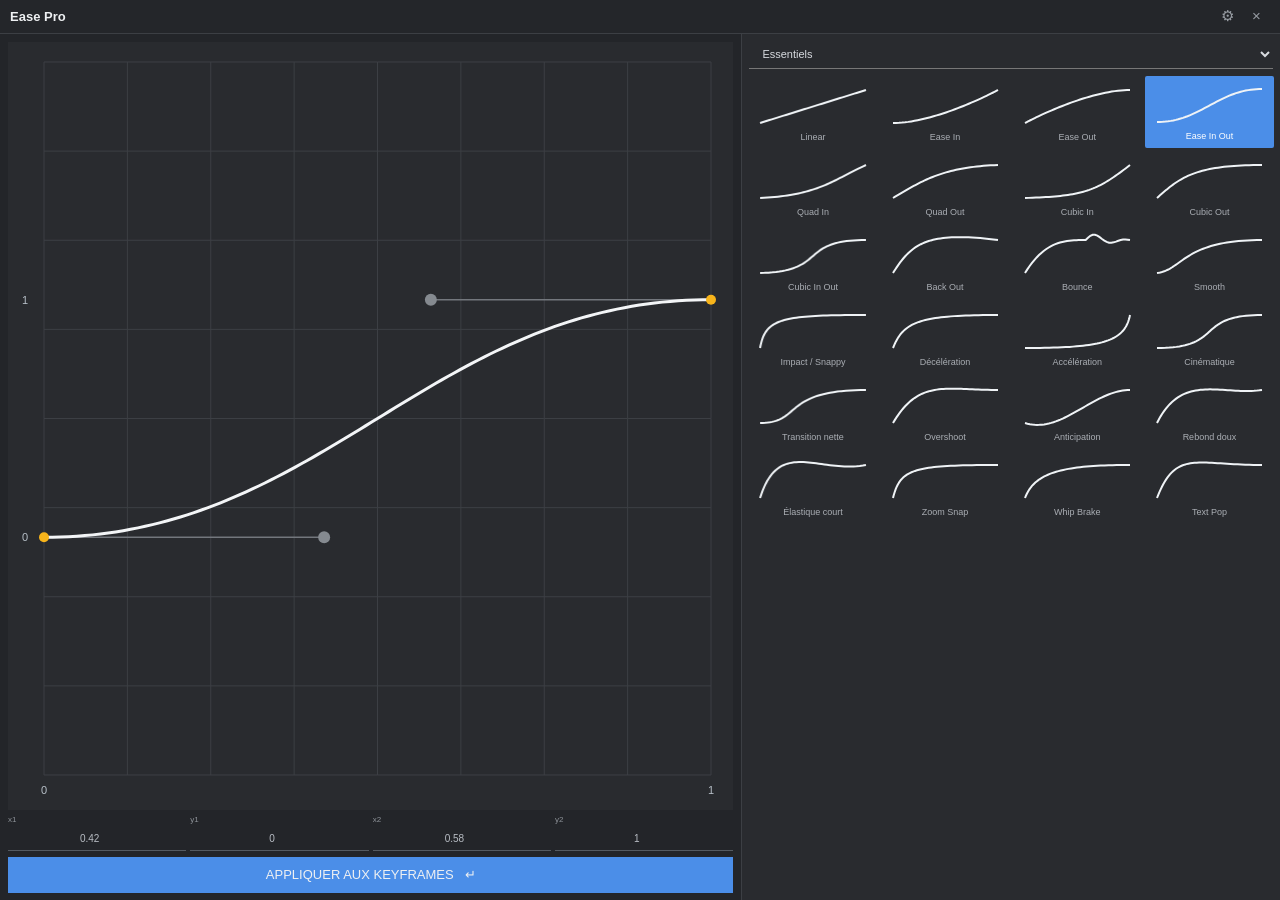
<file: extensions/EasePro-AE2018/index.html>
<!doctype html>
<html lang="fr">
<head>
  <meta charset="utf-8">
  <meta name="viewport" content="width=device-width,initial-scale=1">
  <title>Ease Pro</title>
  <link rel="stylesheet" href="css/style.css">
</head>
<body>
  <header class="app-header">
    <strong>Ease Pro <span>(AE 2018)</span></strong>
    <div class="header-actions"><button id="settings" title="Réglages">⚙</button><button id="closeHint" title="Réinitialiser l’interface">×</button></div>
  </header>

  <main class="workspace">
    <aside class="library-panel">
      <nav class="tabs" aria-label="Bibliothèque">
        <button class="tab active" data-tab="curves">Courbes</button>
        <button class="tab" data-tab="presets">Presets</button>
        <button class="tab" data-tab="library">Bibliothèque</button>
      </nav>
      <div class="library-controls">
        <select id="curveFilter" aria-label="Filtrer les courbes">
          <option value="all">Essentiels</option><option value="Basic">Basic</option><option value="In">In</option>
          <option value="Out">Out</option><option value="In Out">In Out</option><option value="Impact">Impact</option>
          <option value="Overshoot">Overshoot</option><option value="Bounce">Bounce</option><option value="Custom">Custom</option>
        </select>
      </div>
      <div id="curveCards" class="curve-grid"></div>
      <button id="importPresets" class="wide secondary">▣&nbsp;&nbsp;Importer des presets…</button>
      <input id="fileInput" type="file" accept="application/json,.json" hidden>
    </aside>

    <section class="editor-panel">
      <div class="coordinate-readout">X: <span id="coordX">0.42</span>&nbsp;&nbsp;&nbsp; Y: <span id="coordY">0.68</span></div>
      <div class="graph-layout">
        <div class="graph-wrap"><canvas id="graph" aria-label="Éditeur de courbe Bézier"></canvas></div>
        <div class="graph-tools" aria-label="Outils du graphe">
          <button class="tool active" data-tool="select" title="Sélection / déplacement">↖</button>
          <button class="tool" data-tool="bezier" title="Édition Bézier">⌁</button>
          <button class="tool" data-tool="add" title="Ajouter / répartir les poignées">＋</button>
          <button class="tool" data-tool="simplify" title="Simplifier la courbe">—</button>
          <button class="tool" data-tool="linear" title="Conversion linéaire">╱</button>
          <button class="tool" data-tool="reset" title="Réinitialiser">↻</button>
        </div>
      </div>
      <div class="preview-row">
        <label class="check"><input id="livePreview" type="checkbox"><span></span>Aperçu en temps réel</label>
        <button id="resetCurve">↶&nbsp; Réinitialiser</button>
      </div>
      <div class="editor-apply" aria-label="Application de la courbe">
        <button id="apply" class="primary">Appliquer aux keyframes&nbsp;&nbsp; ↵</button>
        <button id="applyIn">╱&nbsp; Appliquer In</button>
        <button id="applyOut">╱&nbsp; Appliquer Out</button>
      </div>
      <div class="sliders">
        <div class="slider-row"><label>Influence</label><input id="influence" type="range" min="1" max="99" value="33"><input id="influenceN" type="number" min="1" max="99" value="33"><b>%</b></div>
        <div class="slider-row"><label>Vitesse</label><input id="speed" type="range" min="0" max="300" value="100"><input id="speedN" type="number" min="0" max="300" value="100"><b>%</b></div>
        <div class="slider-row"><label>Ease In</label><input id="easeIn" type="range" min="1" max="99" value="33"><input id="easeInN" type="number" min="1" max="99" value="33"><b>%</b></div>
        <div class="slider-row"><label>Ease Out</label><input id="easeOut" type="range" min="1" max="99" value="33"><input id="easeOutN" type="number" min="1" max="99" value="33"><b>%</b></div>
      </div>
      <div class="bezier-values">
        <label>x1<input id="x1" type="number" min="0.01" max="0.99" step="0.01"></label>
        <label>y1<input id="y1" type="number" min="-1" max="2" step="0.01"></label>
        <label>x2<input id="x2" type="number" min="0.01" max="0.99" step="0.01"></label>
        <label>y2<input id="y2" type="number" min="-1" max="2" step="0.01"></label>
      </div>
    </section>

    <aside class="actions-panel">
      <section class="action-card"><h2>Outils</h2>
        <button id="copy">▣&nbsp; Copier l’easing</button><button id="paste">▢&nbsp; Coller l’easing</button>
        <button id="invert">⇄&nbsp; Inverser la courbe</button><button id="soften">⌁&nbsp; Adoucir</button>
        <button id="accentuate">〰&nbsp; Accentuer</button><button id="linear">╱&nbsp; Rendre linéaire</button>
      </section>
      <section class="action-card"><h2>Presets</h2>
        <button id="saveCurrent" class="wide">＋&nbsp; Sauvegarder comme preset…</button>
        <div class="save-row"><input id="presetName" maxlength="40" placeholder="Mon preset"><button id="savePreset">Enregistrer</button></div>
      </section>
      <section class="action-card"><h2>Export / Import</h2>
        <div class="two"><button id="exportPresets">⇩&nbsp; Exporter…</button><button id="importPresetsRight">⇧&nbsp; Importer…</button></div>
      </section>
      <div id="status" role="status">Prêt — sélectionnez des keyframes.</div>
    </aside>
  </main>
  <footer>Ease Pro v3.0.5 <span>Compatible After Effects 2018</span><em>Animer plus vite. Plus librement.</em></footer>

  <script src="js/curves.js"></script><script src="js/bridge.js"></script><script src="js/graph-editor.js"></script>
  <script src="js/presets.js"></script><script src="js/main.js"></script>
</body>
</html>
</file>
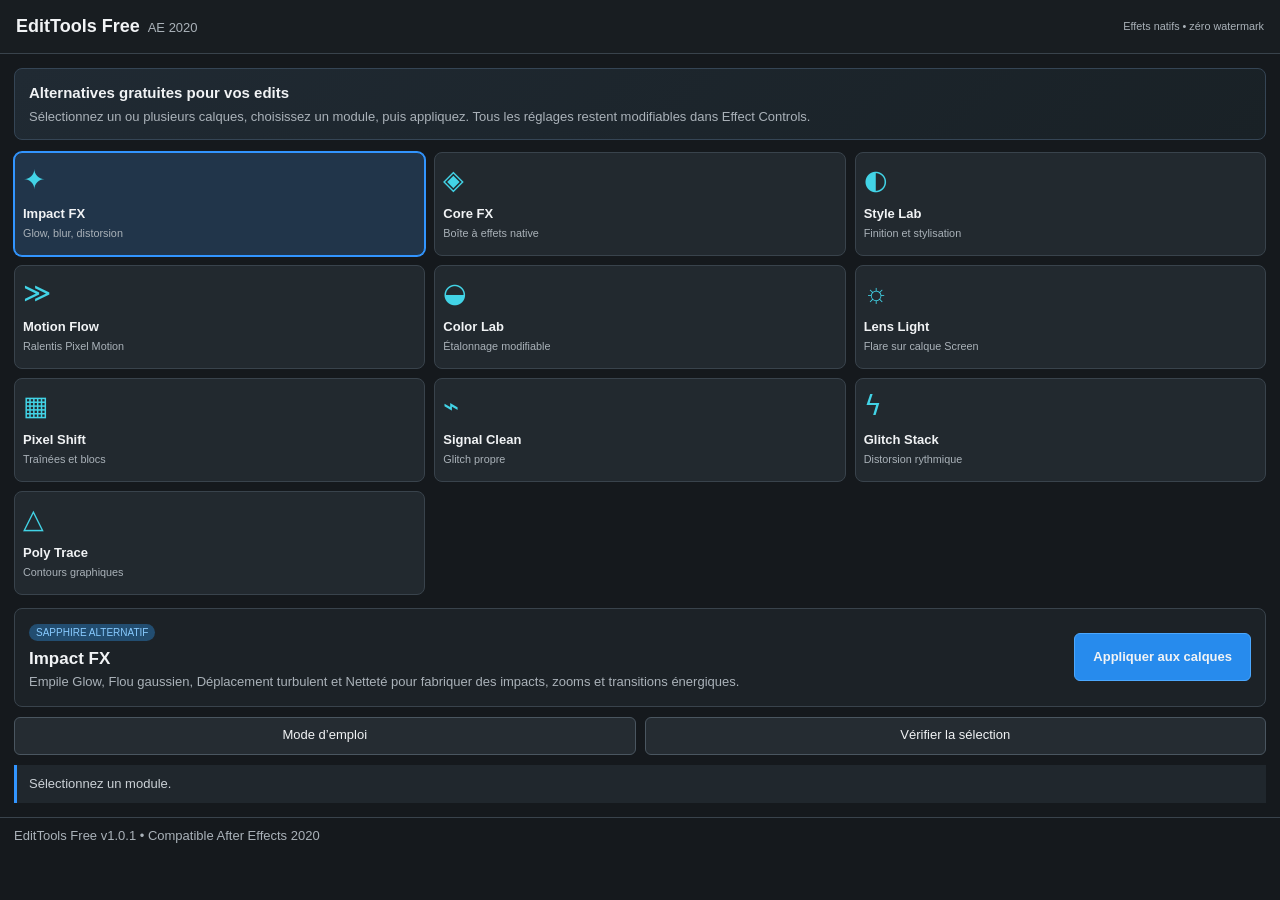
<file: extensions/EditTools-Free-AE2020/index.html>
<!doctype html>
<html lang="fr"><head><meta charset="utf-8"><meta name="viewport" content="width=device-width,initial-scale=1"><title>EditTools Free</title><link rel="stylesheet" href="css/style.css"></head>
<body>
  <header><div><strong>EditTools Free</strong><span>AE 2020</span></div><small>Effets natifs • zéro watermark</small></header>
  <main>
    <section class="intro"><b>Alternatives gratuites pour vos edits</b><p>Sélectionnez un ou plusieurs calques, choisissez un module, puis appliquez. Tous les réglages restent modifiables dans Effect Controls.</p></section>
    <section id="grid" class="grid"></section>
    <section class="details"><div><span id="badge">Impact</span><h2 id="title">Impact FX</h2><p id="description"></p></div><button id="apply">Appliquer aux calques</button></section>
    <section class="tools"><button id="help">Mode d’emploi</button><button id="refresh">Vérifier la sélection</button></section>
    <div id="status" role="status">Sélectionnez un module.</div>
  </main>
  <footer>EditTools Free v1.0.1 • Compatible After Effects 2020</footer>
  <script src="js/bridge.js"></script><script src="js/main.js"></script>
</body></html>
</file>
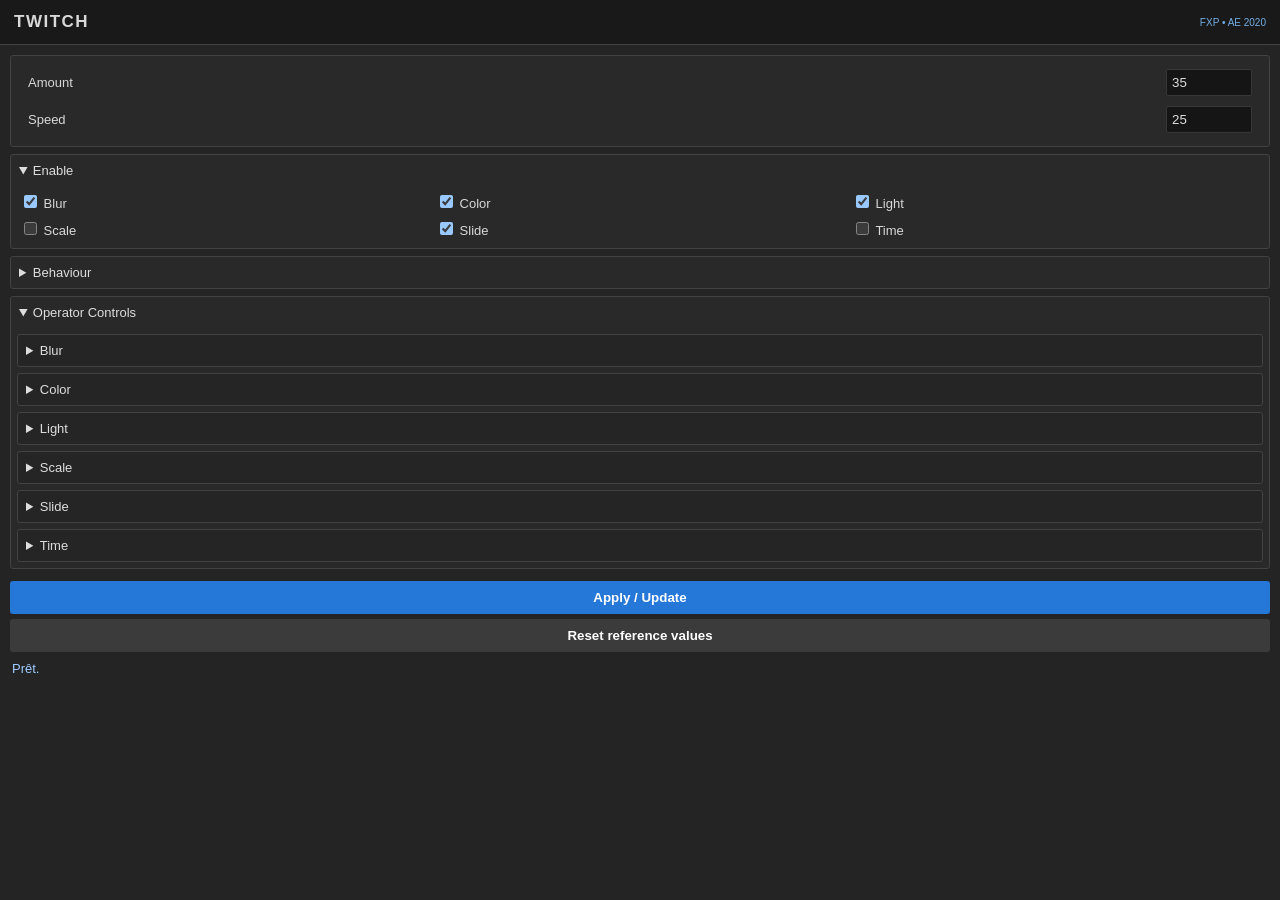
<file: extensions/FXP-Twitch-AE2020/index.html>
<!doctype html><html lang="fr"><head><meta charset="utf-8"><meta name="viewport" content="width=device-width,initial-scale=1"><title>FXP Twitch</title><link rel="stylesheet" href="css/style.css"></head>
<body><header><b>TWITCH</b><span>FXP • AE 2020</span></header><main>
  <section class="master"><label>Amount <input id="amount" type="number" value="35"></label><label>Speed <input id="speed" type="number" value="25"></label></section>
  <details open><summary>Enable</summary><div class="checks"><label><input id="blurOn" type="checkbox" checked> Blur</label><label><input id="colorOn" type="checkbox" checked> Color</label><label><input id="lightOn" type="checkbox" checked> Light</label><label><input id="scaleOn" type="checkbox"> Scale</label><label><input id="slideOn" type="checkbox" checked> Slide</label><label><input id="timeOn" type="checkbox"> Time</label></div></details>
  <details><summary>Behaviour</summary><label>Burst Chance % <input id="chance" type="number" value="35"></label><label>Random Seed <input id="seed" type="number" value="0"></label></details>
  <details open><summary>Operator Controls</summary>
    <details><summary>Blur</summary><label>Blur Amount <input id="blurAmount" type="number" value="50"></label><label>Blur Twitches [sec] <input id="blurRate" type="number" step="0.1" value="1"></label><label>Blur Boost <input type="number" value="100"></label><label>Blur Opacity <input type="number" value="100"></label></details>
    <details><summary>Color</summary><label>Color Amount <input id="colorAmount" type="number" value="70"></label><label>Color Twitches [sec] <input id="colorRate" type="number" step="0.1" value="2.7"></label><label>Colorize <input id="colorize" type="color" value="#ff0000"></label><label>Color Randomize <input type="number" value="0"></label></details>
    <details><summary>Light</summary><label>Light Amount <input id="lightAmount" type="number" value="50"></label><label>Light Twitches [sec] <input id="lightRate" type="number" step="0.1" value="1"></label><label>Light Behaviour <select id="lightMode"><option>Brighter</option><option>Darker</option><option>Both</option></select></label></details>
    <details><summary>Scale</summary><label>Scale Amount <input id="scaleAmount" type="number" value="8"></label><label>Scale Twitches [sec] <input id="scaleRate" type="number" step="0.1" value="1"></label></details>
    <details><summary>Slide</summary><label>Slide Amount <input id="slideAmount" type="number" value="50"></label><label>Slide Twitches [sec] <input id="slideRate" type="number" step="0.1" value="1"></label><label>Slide Direction <input id="slideDirection" type="number" value="0"></label><label>Slide Spread <input type="number" step="0.1" value="1"></label><label>Slide Tendency <input type="number" value="0"></label><label>Slide RGB Split <input type="number" value="0"></label><label>Slide Motion Blur <input type="number" value="100"></label></details>
    <details><summary>Time</summary><label>Time Amount <input type="number" value="50"></label><label>Time Twitches [sec] <input type="number" step="0.1" value="1"></label></details>
  </details>
  <button id="apply">Apply / Update</button><button id="reset" class="secondary">Reset reference values</button><div id="status">Prêt.</div>
</main><script src="js/bridge.js"></script><script src="js/main.js"></script></body></html>
</file>
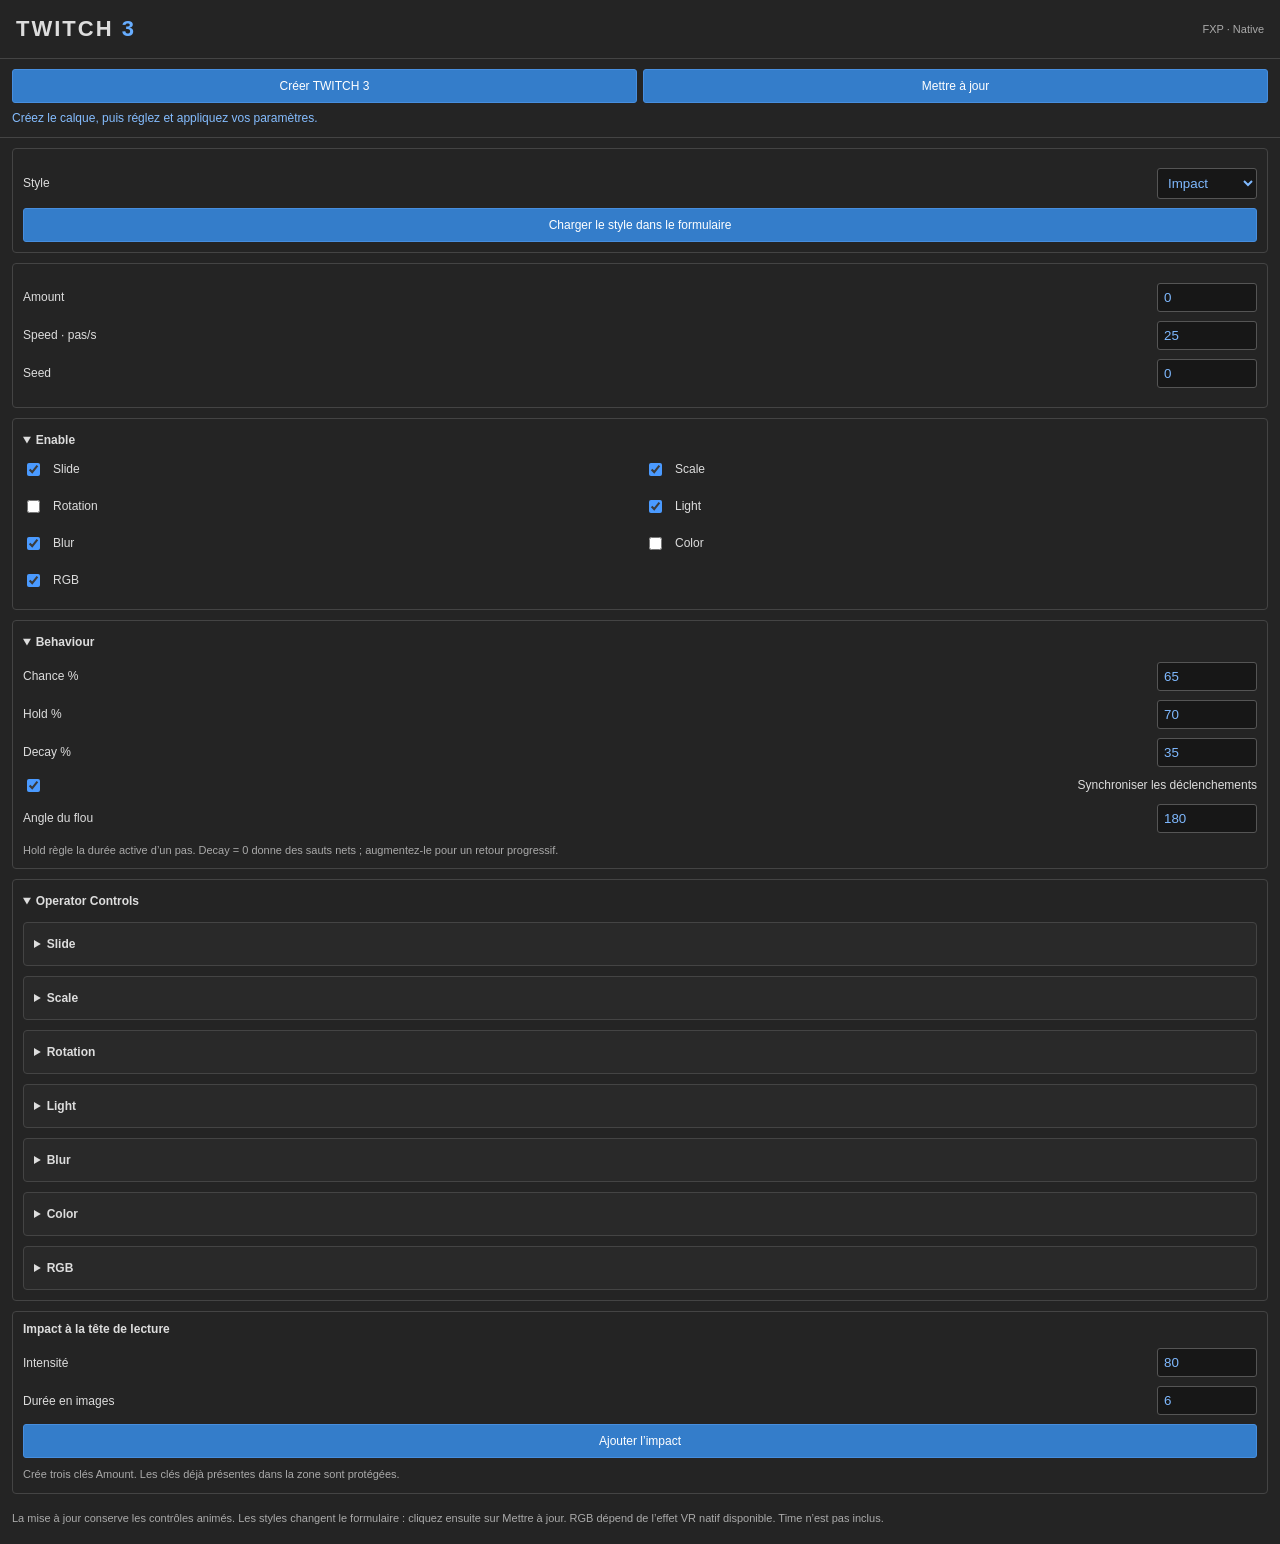
<file: extensions/FXP-Twitch-v3/index.html>
<!doctype html><html lang="fr"><head><meta charset="utf-8"><title>FXP Twitch 3</title><link rel="stylesheet" href="style.css"></head><body>
<header><strong>TWITCH <em>3</em></strong><span>FXP · Native</span></header>
<div class="sticky"><div class="actions"><button id="create">Créer TWITCH 3</button><button id="update">Mettre à jour</button></div><div id="status" role="status">Créez le calque, puis réglez et appliquez vos paramètres.</div></div>
<main><section><label>Style<select id="preset"><option value="impact">Impact</option><option value="shake">Shake nerveux</option><option value="glitch">Glitch couleur</option><option value="soft">Secousse légère</option></select></label><button id="load">Charger le style dans le formulaire</button></section>
<section id="master"></section><details open><summary>Enable</summary><div class="checks" id="enable"></div></details><details open><summary>Behaviour</summary><div id="behavior"></div><small>Hold règle la durée active d’un pas. Decay = 0 donne des sauts nets ; augmentez-le pour un retour progressif.</small></details>
<details open><summary>Operator Controls</summary><div id="operators"></div></details>
<section><h3>Impact à la tête de lecture</h3><label>Intensité<input id="peak" type="number" value="80" min="0" max="300"></label><label>Durée en images<input id="frames" type="number" value="6" min="2" max="120"></label><button id="impact">Ajouter l’impact</button><small>Crée trois clés Amount. Les clés déjà présentes dans la zone sont protégées.</small></section>
<footer>La mise à jour conserve les contrôles animés. Les styles changent le formulaire : cliquez ensuite sur Mettre à jour. RGB dépend de l’effet VR natif disponible. Time n’est pas inclus.</footer></main><script src="panel.js"></script></body></html>
</file>
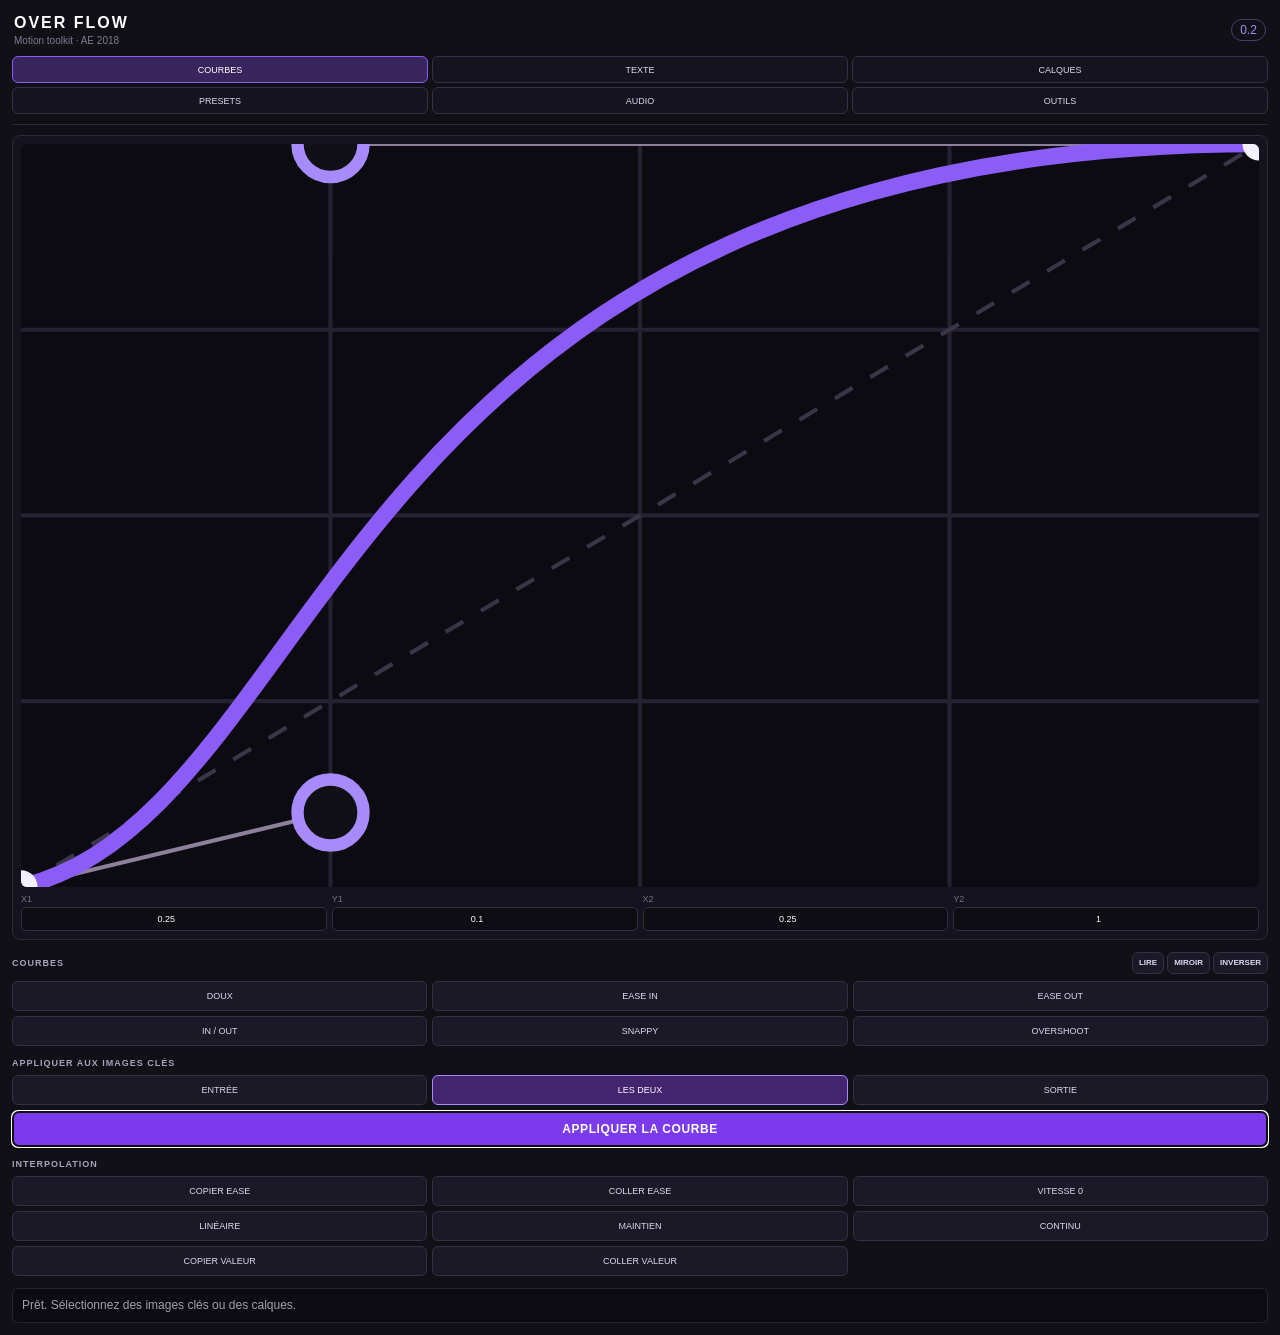
<file: extensions/Overflow-AE2018/index.html>
<!doctype html><html lang="fr"><head><meta charset="utf-8"><meta name="viewport" content="width=device-width,initial-scale=1"><title>OVER FLOW</title><link rel="stylesheet" href="css/style.css"></head>
<body><main class="app">
  <header><div><h1>OVER FLOW</h1><small>Motion toolkit · AE 2018</small></div><span class="version">0.2</span></header>
  <nav id="tabs"><button class="active" data-tab="curves">COURBES</button><button data-tab="text">TEXTE</button><button data-tab="layers">CALQUES</button><button data-tab="presets">PRESETS</button><button data-tab="audio">AUDIO</button><button data-tab="tools">OUTILS</button></nav>
  <section id="curves" class="tab active">
    <div class="card graph-card"><svg id="graph" viewBox="0 0 300 180"><rect class="graph-bg" width="300" height="180"></rect><g class="grid"><path d="M75 0V180M150 0V180M225 0V180M0 45H300M0 90H300M0 135H300"></path></g><path class="diagonal" d="M0 180L300 0"></path><line id="line1" class="handle-line" x1="0" y1="180"></line><line id="line2" class="handle-line" x1="300" y1="0"></line><path id="curve" class="curve"></path><circle class="anchor" cx="0" cy="180" r="4"></circle><circle class="anchor" cx="300" cy="0" r="4"></circle><circle id="handle1" class="handle" r="8"></circle><circle id="handle2" class="handle" r="8"></circle></svg>
      <div class="coords"><label>X1<input id="x1" type="number" step=".001"></label><label>Y1<input id="y1" type="number" step=".01"></label><label>X2<input id="x2" type="number" step=".001"></label><label>Y2<input id="y2" type="number" step=".01"></label></div></div>
    <div class="title"><span>COURBES</span><span><button id="read" class="mini">LIRE</button><button id="mirror" class="mini">MIROIR</button><button id="reverse" class="mini">INVERSER</button></span></div><div id="curvePresets" class="grid3"></div>
    <div class="title"><span>APPLIQUER AUX IMAGES CLÉS</span></div><div class="seg"><button data-scope="in">ENTRÉE</button><button class="active" data-scope="both">LES DEUX</button><button data-scope="out">SORTIE</button></div><button id="apply" class="primary">APPLIQUER LA COURBE</button>
    <div class="title"><span>INTERPOLATION</span></div><div class="grid3"><button data-action="copyEase">COPIER EASE</button><button data-action="pasteEase">COLLER EASE</button><button data-action="zeroVelocity">VITESSE 0</button><button data-mode="linear">LINÉAIRE</button><button data-mode="hold">MAINTIEN</button><button data-action="makeContinuous">CONTINU</button><button data-action="copyValues">COPIER VALEUR</button><button data-action="pasteValues">COLLER VALEUR</button></div>
  </section>
  <section id="text" class="tab"><div class="hero"><b>TEXT EXPLODER</b><span>Sépare un calque texte sélectionné.</span></div><div class="seg" id="explodeMode"><button class="active" data-value="characters">CARACTÈRES</button><button data-value="words">MOTS</button><button data-value="lines">LIGNES</button></div><button id="explode" class="primary">EXPLOSER LE TEXTE</button><p class="note">Les nouveaux calques restent dans la composition et l’opération est annulable en une fois.</p></section>
  <section id="layers" class="tab"><div class="title"><span>ALIGNEMENT COMPOSITION</span></div><div class="grid3"><button data-center="h">CENTRER H</button><button data-center="v">CENTRER V</button><button data-center="both">CENTRER H+V</button></div><div class="title"><span>POINT D’ANCRAGE</span></div><div id="anchorGrid" class="anchor-grid"></div><div class="title"><span>CRÉER</span></div><div class="grid3"><button data-create="null">NULL</button><button data-create="solid">SOLIDE</button><button data-create="shape">FORME</button></div></section>
  <section id="presets" class="tab"><div class="hero"><b>PRESETS NATIFS</b><span>Animations légères, sans fichier externe.</span></div><div class="grid2"><button data-preset="pop">POP SCALE</button><button data-preset="fade">FADE IN</button><button data-preset="shake">SHAKE</button><button data-preset="zoom">ZOOM</button></div></section>
  <section id="audio" class="tab"><div class="coming"><b>AUDIO · PHASE 3</b><span>Marqueurs de rythme et traitement audio viendront dans un module séparé pour garder AE 2018 fluide.</span></div></section>
  <section id="tools" class="tab"><div class="title"><span>APERÇU ET ORGANISATION</span></div><div class="grid2"><button data-action="toggleEffects">ACTIVER/DÉSACTIVER EFFETS</button><button data-action="toggleMotionBlur">MOTION BLUR</button></div><div class="title"><span>RENOMMAGE PAR LOT</span></div><div class="inline"><input id="renamePrefix" value="OF_" maxlength="30"><button id="rename">RENOMMER</button></div></section>
  <footer id="status">Prêt. Sélectionnez des images clés ou des calques.</footer>
</main><script src="js/CSInterface.js"></script><script src="js/core.js"></script></body></html>
</file>
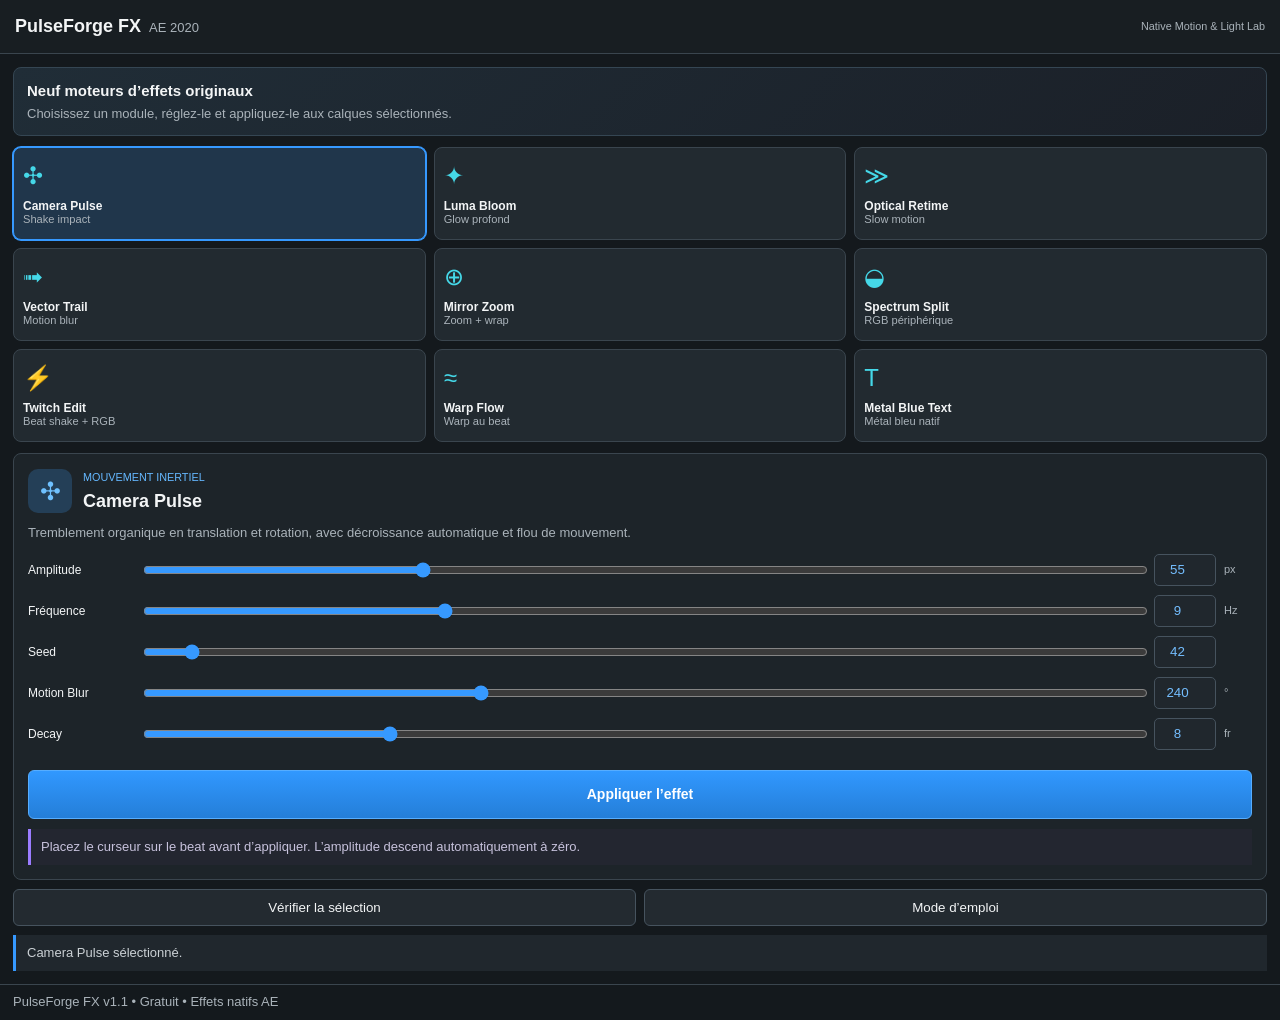
<file: extensions/PulseForge-FX-AE2020/index.html>
<!doctype html><html lang="fr"><head><meta charset="utf-8"><meta name="viewport" content="width=device-width,initial-scale=1"><title>PulseForge FX</title><link rel="stylesheet" href="css/style.css"></head><body>
<header><div><strong>PulseForge FX</strong><span>AE 2020</span></div><small>Native Motion &amp; Light Lab</small></header>
<main><section class="hero"><b>Neuf moteurs d’effets originaux</b><p>Choisissez un module, réglez-le et appliquez-le aux calques sélectionnés.</p></section><section id="modules" class="modules"></section><section class="editor"><div class="editor-head"><span id="icon"></span><div><small id="kind"></small><h2 id="title"></h2></div></div><p id="description" class="description"></p><div id="parameters" class="parameters"></div><button id="apply" class="primary">Appliquer l’effet</button><p id="tip" class="tip"></p></section><div class="bottom"><button id="selection">Vérifier la sélection</button><button id="help">Mode d’emploi</button></div><div id="status" role="status">Prêt.</div></main><footer>PulseForge FX v1.1 • Gratuit • Effets natifs AE</footer>
<script src="js/bridge.js"></script><script src="js/main.js"></script></body></html>
</file>
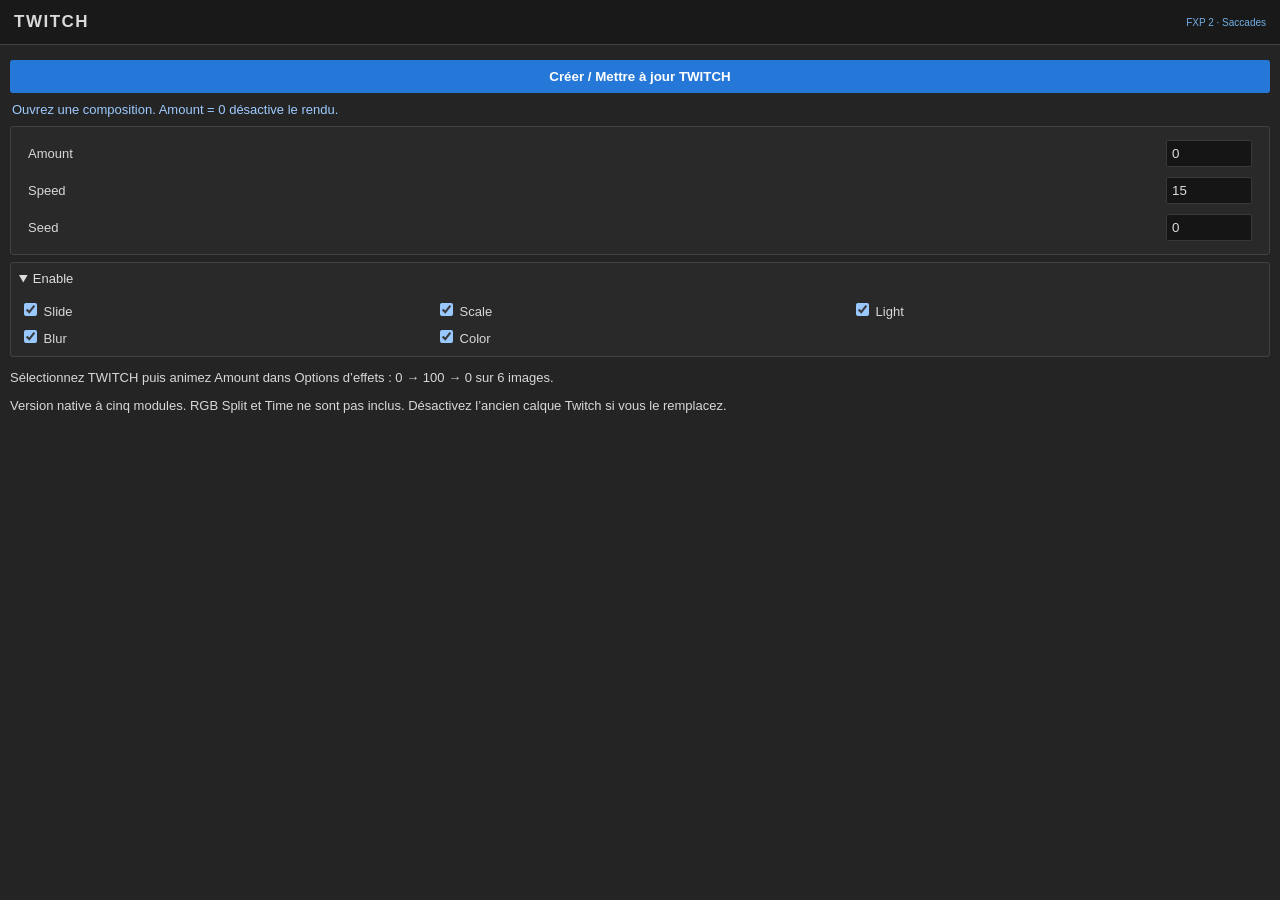
<file: extensions/FXP-Twitch-AE2020/stepped.html>
<!doctype html><html lang="fr"><head><meta charset="utf-8"><title>FXP Twitch 2</title><link rel="stylesheet" href="css/style.css"></head><body><header><b>TWITCH</b><span>FXP 2 · Saccades</span></header><main>
<button id="apply">Créer / Mettre à jour TWITCH</button><div id="status">Ouvrez une composition. Amount = 0 désactive le rendu.</div>
<section class="master"><label>Amount <input id="amount" type="number" min="0" value="0"></label><label>Speed <input id="speed" type="number" min="0.1" value="15"></label><label>Seed <input id="seed" type="number" value="0"></label></section>
<details open><summary>Enable</summary><div class="checks"><label><input id="slideOn" type="checkbox" checked> Slide</label><label><input id="scaleOn" type="checkbox" checked> Scale</label><label><input id="lightOn" type="checkbox" checked> Light</label><label><input id="blurOn" type="checkbox" checked> Blur</label><label><input id="colorOn" type="checkbox" checked> Color</label></div></details>
<p>Sélectionnez TWITCH puis animez Amount dans Options d’effets : 0 → 100 → 0 sur 6 images.</p><p>Version native à cinq modules. RGB Split et Time ne sont pas inclus. Désactivez l’ancien calque Twitch si vous le remplacez.</p>
</main><script src="js/stepped.js"></script></body></html>
</file>
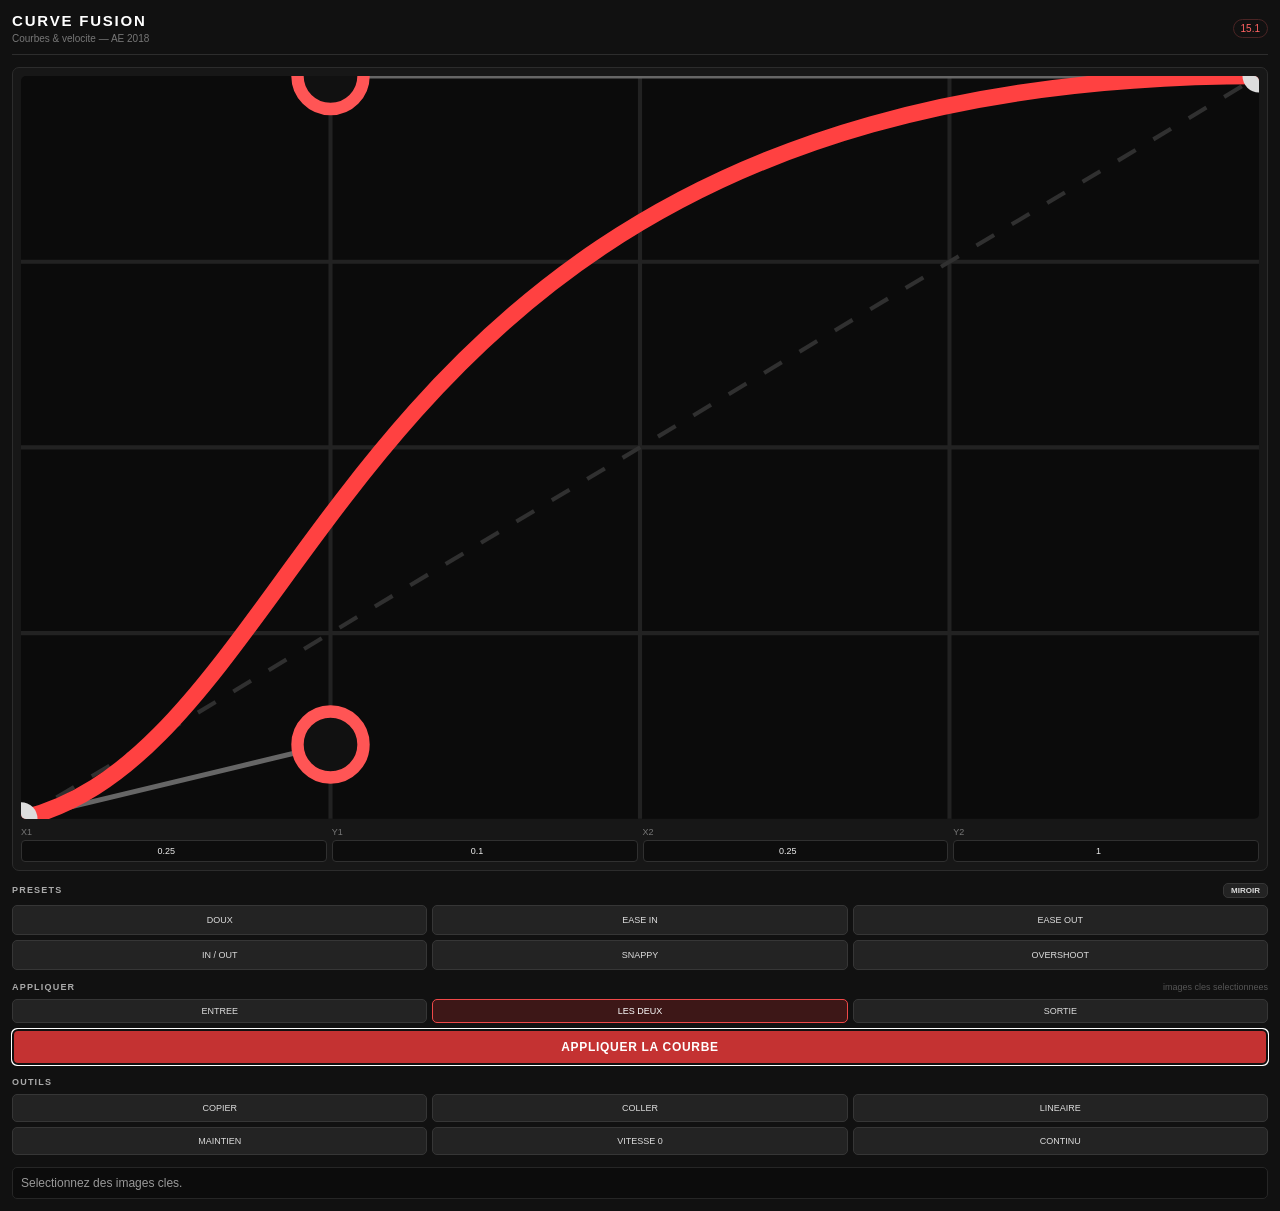
<file: extensions/CurveFusion-AE2018/html/curvefusion.html>
<!doctype html>
<html lang="fr">
<head>
    <meta charset="utf-8"><meta name="viewport" content="width=device-width, initial-scale=1">
    <title>Curve Fusion 2018</title><link rel="stylesheet" href="../css/curvefusion.css">
</head>
<body>
<main class="panel">
    <header class="header"><div><h1>CURVE FUSION</h1><p>Courbes &amp; velocite — AE 2018</p></div><span class="badge">15.1</span></header>
    <section class="graph-card">
        <svg id="graph" viewBox="0 0 300 180">
            <rect class="graph-bg" x="0" y="0" width="300" height="180"></rect>
            <g class="grid"><line x1="75" y1="0" x2="75" y2="180"></line><line x1="150" y1="0" x2="150" y2="180"></line><line x1="225" y1="0" x2="225" y2="180"></line><line x1="0" y1="45" x2="300" y2="45"></line><line x1="0" y1="90" x2="300" y2="90"></line><line x1="0" y1="135" x2="300" y2="135"></line></g>
            <path class="diagonal" d="M0 180 L300 0"></path>
            <line id="line1" class="handle-line" x1="0" y1="180"></line><line id="line2" class="handle-line" x1="300" y1="0"></line>
            <path id="curve" class="curve" d="M0 180 C75 162 225 18 300 0"></path>
            <circle class="anchor" cx="0" cy="180" r="4"></circle><circle class="anchor" cx="300" cy="0" r="4"></circle>
            <circle id="handle1" class="handle" r="8"></circle><circle id="handle2" class="handle" r="8"></circle>
        </svg>
        <div class="coords"><label>X1<input id="x1" type="number" step="0.001"></label><label>Y1<input id="y1" type="number" step="0.01"></label><label>X2<input id="x2" type="number" step="0.001"></label><label>Y2<input id="y2" type="number" step="0.01"></label></div>
    </section>
    <section><div class="section-title"><span>PRESETS</span><button id="mirror" class="text-btn">MIROIR</button></div><div id="presets" class="preset-grid"></div></section>
    <section>
        <div class="section-title"><span>APPLIQUER</span><span class="hint">images cles selectionnees</span></div>
        <div class="scope-row"><button class="scope" data-scope="in">ENTREE</button><button class="scope active" data-scope="both">LES DEUX</button><button class="scope" data-scope="out">SORTIE</button></div>
        <button id="apply" class="primary">APPLIQUER LA COURBE</button>
    </section>
    <section><div class="section-title"><span>OUTILS</span></div><div class="tool-grid"><button id="copy">COPIER</button><button id="paste">COLLER</button><button id="linear">LINEAIRE</button><button id="hold">MAINTIEN</button><button id="zero">VITESSE 0</button><button id="continuous">CONTINU</button></div></section>
    <footer id="status" class="status">Selectionnez des images cles.</footer>
</main>
<script src="../js/libs/CSInterface.js"></script><script src="../js/curvefusion.js"></script>
</body></html>
</file>
<file: extensions/EasePro-AE2018/css/style.css>
:root{color-scheme:dark;--bg:#15191d;--panel:#1b2025;--card:#20262b;--card2:#252b31;--line:#343c43;--line2:#46505a;--text:#eef1f4;--muted:#a7afb7;--blue:#3193ff;--blue2:#146ccb;--warn:#ffb45d}*{box-sizing:border-box}html,body{margin:0;width:100%;height:100%;overflow:hidden;background:var(--bg);color:var(--text);font:13px/1.35 Arial,Helvetica,sans-serif}button,input,select{font:inherit;color:inherit;background:#20262b;border:1px solid var(--line2);border-radius:5px;outline:none}button{cursor:pointer}button:hover{border-color:#70808e;background:#293139}button:active{transform:translateY(1px)}.app-header{height:52px;display:flex;align-items:center;justify-content:space-between;padding:0 18px;border-bottom:1px solid var(--line);background:#181d21}.app-header strong{font-size:17px}.app-header strong span{font-size:13px;color:var(--muted);font-weight:normal}.header-actions{display:flex;gap:6px}.header-actions button{border:0;background:transparent;font-size:19px}.workspace{height:calc(100% - 86px);display:grid;grid-template-columns:360px minmax(430px,1fr) 365px}.library-panel,.editor-panel,.actions-panel{min-width:0;overflow:auto;border-right:1px solid var(--line)}.library-panel{display:flex;flex-direction:column}.tabs{height:60px;display:grid;grid-template-columns:repeat(3,1fr);border-bottom:1px solid var(--line)}.tab{border:0;border-radius:0;background:transparent;font-size:14px}.tab.active{color:#48a8ff;border-bottom:3px solid var(--blue)}.library-controls{padding:12px 16px 8px}.library-controls select{width:100%;height:39px;padding:0 12px}.curve-grid{padding:5px 16px 12px;display:grid;grid-template-columns:repeat(3,minmax(86px,1fr));gap:10px;overflow:auto}.curve-card{height:115px;padding:7px 7px 5px;background:var(--card);border:1px solid var(--line);border-radius:6px}.curve-card.active{border:2px solid var(--blue);padding:6px}.curve-card canvas{width:100%;height:73px;display:block}.curve-card span{display:block;text-align:center;white-space:nowrap;overflow:hidden;text-overflow:ellipsis}.wide{width:100%}.secondary{margin:0 16px 15px;width:calc(100% - 32px);min-height:42px}.editor-panel{padding:24px 26px;background:#181d21}.coordinate-readout{color:#c7cdd2;margin:0 0 8px 8px}.graph-layout{display:grid;grid-template-columns:minmax(300px,1fr) 52px;gap:16px}.graph-wrap{height:480px;min-height:300px;border:1px solid var(--line2);background:#11161a}.graph-wrap canvas{width:100%;height:100%;display:block;cursor:crosshair}.graph-tools{display:flex;flex-direction:column;gap:11px}.tool{height:48px;font-size:22px}.tool.active{border-color:var(--blue);color:var(--blue);box-shadow:0 0 0 1px var(--blue)}.preview-row{display:flex;justify-content:space-between;align-items:center;padding:14px 0;border-bottom:1px solid var(--line)}.check{display:flex;align-items:center;gap:9px}.check input{accent-color:var(--blue);width:18px;height:18px}.preview-row button{padding:9px 17px}.sliders{padding-top:15px}.slider-row{display:grid;grid-template-columns:90px minmax(100px,1fr) 67px 15px;gap:10px;align-items:center;margin:12px 0}.slider-row input[type=range]{accent-color:var(--blue);width:100%}.slider-row input[type=number]{height:34px;text-align:center}.slider-row b{font-weight:normal}.bezier-values{display:grid;grid-template-columns:repeat(4,1fr);gap:8px;margin-top:14px}.bezier-values label{color:var(--muted);font-size:10px}.bezier-values input{display:block;width:100%;height:31px;margin-top:3px;text-align:center;color:#68b7ff}.actions-panel{padding:14px 16px;border-right:0}.action-card{border:1px solid var(--line);border-radius:6px;background:var(--panel);margin-bottom:14px;overflow:hidden}.action-card h2{font-size:15px;margin:0;padding:10px 13px;border-bottom:1px solid var(--line);font-weight:normal}.action-card>button,.action-card>.two,.save-row{margin:10px 12px}.action-card>button:not(.primary){display:block;text-align:left;border:0;background:transparent;width:calc(100% - 24px);height:36px;border-bottom:1px solid #2f363c;border-radius:0}.primary{height:52px;border-color:#4aa5ff;background:#2688ef;font-size:15px}.two{display:grid;grid-template-columns:1fr 1fr;gap:10px}.two button{height:43px}.save-row{display:grid;grid-template-columns:1fr auto;gap:8px}.save-row input{min-width:0;padding:8px}.save-row button{padding:0 12px}#status{padding:9px 10px;border-left:3px solid var(--blue);background:#20262b;color:#c7cdd2}.error{border-left-color:#ff5b65!important;color:#ffadb3!important}footer{height:34px;border-top:1px solid var(--line);display:flex;align-items:center;gap:16px;padding:0 18px;color:#c3c9ce}footer span{padding-left:16px;border-left:1px solid var(--line2)}footer em{margin-left:auto;font-style:normal;color:var(--muted)}
@media(max-width:1050px){body{overflow:auto}.workspace{height:auto;min-height:calc(100% - 86px);grid-template-columns:310px minmax(400px,1fr)}.actions-panel{grid-column:1/-1;display:grid;grid-template-columns:repeat(2,1fr);gap:12px}.action-card{margin:0}.actions-panel #status{grid-column:1/-1}.graph-wrap{height:390px}}
@media(max-width:720px){.workspace{display:flex;flex-direction:column}.library-panel,.editor-panel,.actions-panel{border:0;overflow:visible}.editor-panel{order:-1;padding:14px}.graph-layout{grid-template-columns:1fr 44px}.graph-wrap{height:300px}.actions-panel{display:block}.action-card{margin-bottom:10px}.curve-grid{grid-template-columns:repeat(3,1fr)}footer{display:none}.app-header{height:45px}.workspace{min-height:calc(100% - 45px)}}
@media(max-width:380px){.curve-grid{grid-template-columns:repeat(2,1fr)}.tabs{height:48px}.graph-wrap{height:260px}.slider-row{grid-template-columns:72px 1fr 55px 12px}.bezier-values{grid-template-columns:repeat(2,1fr)}}
html,body,.library-panel,.editor-panel,.actions-panel,.curve-grid{scrollbar-width:thin;scrollbar-color:#56616a #171c20}
::-webkit-scrollbar{width:6px;height:6px}
::-webkit-scrollbar-track{background:#171c20}
::-webkit-scrollbar-thumb{background:#56616a;border-radius:6px}
::-webkit-scrollbar-thumb:hover{background:#71808b}
::-webkit-scrollbar-button{display:none;width:0;height:0}
::-webkit-scrollbar-corner{background:#171c20}
.editor-apply{display:grid;grid-template-columns:minmax(190px,1.5fr) minmax(120px,.75fr) minmax(120px,.75fr);gap:10px;padding:12px 0;border-bottom:1px solid var(--line)}
.editor-apply button{min-height:44px}
.editor-apply .primary{height:auto}
@media(max-width:720px){.editor-apply{grid-template-columns:1fr 1fr}.editor-apply .primary{grid-column:1/-1}}

/* Interface compacte inspirée de Flow : graphe à gauche, presets à droite. */
:root{--bg:#232529;--panel:#292b2f;--card:#2d3034;--card2:#32353a;--line:#3c3f44;--line2:#4a4e54;--text:#eef0f2;--muted:#989da4;--blue:#4b8ee8;--blue2:#3379d7;--warn:#f7b41b}
html,body{background:var(--bg);font-size:12px;overflow:hidden}
.app-header{height:34px;padding:0 10px;background:#24262a;border-bottom:1px solid var(--line)}
.app-header strong{font-size:13px;font-weight:600}.app-header strong span{display:none}
.header-actions{gap:2px}.header-actions button{width:27px;height:27px;padding:0;font-size:15px;color:var(--muted)}
.workspace{height:calc(100% - 34px);min-height:0;display:grid;grid-template-columns:minmax(0,58%) minmax(150px,42%);grid-template-areas:"editor library";background:var(--bg)}
.editor-panel{grid-area:editor;display:flex;flex-direction:column;min-width:0;min-height:0;padding:8px 8px 7px;border-right:1px solid var(--line);overflow:hidden;background:var(--bg)}
.library-panel{grid-area:library;display:flex;flex-direction:column;min-width:0;min-height:0;border:0;overflow:hidden;background:#292b2f}
.actions-panel{display:none!important}
.tabs{display:none}
.library-controls{flex:0 0 auto;padding:6px 7px 4px}
.library-controls select{height:29px;padding:0 9px;border:0;border-bottom:1px solid #777;border-radius:0;background:transparent;color:#d8dbe0;font-size:11px}
.curve-grid{flex:1 1 auto;min-height:0;padding:3px 6px 7px;display:grid;grid-template-columns:repeat(4,minmax(42px,1fr));grid-auto-rows:72px;align-content:start;gap:3px;overflow:auto}
.curve-card{height:72px;min-width:0;padding:3px 3px 2px;border:1px solid transparent;border-radius:2px;background:transparent;color:#aaaeb4}
.curve-card:hover{border-color:#555b62;background:#303338}
.curve-card.active{padding:2px;border:2px solid var(--blue);background:var(--blue);color:#fff}
.curve-card canvas{height:49px}.curve-card span{font-size:9px;line-height:13px}
.library-panel>.secondary{display:none}
.coordinate-readout{display:none}
.graph-layout{order:1;display:block;flex:1 1 auto;min-height:0}
.graph-wrap{height:100%;min-height:180px;border:0;background:#292b2f}
.graph-tools{display:none}
.preview-row,.sliders{display:none}
.bezier-values{order:2;display:grid;grid-template-columns:repeat(4,1fr);gap:4px;margin:5px 0 0}
.bezier-values label{font-size:8px;color:#8d9298}.bezier-values input{height:24px;margin-top:1px;border:0;border-bottom:1px solid #555b62;border-radius:0;background:transparent;color:#b8bdc4;font-size:10px}
.editor-apply{order:3;display:block;padding:6px 0 0;border:0}
.editor-apply .primary{width:100%;height:36px;min-height:36px;border:0;border-radius:0;background:var(--blue);font-size:13px;text-transform:uppercase}
.editor-apply #applyIn,.editor-apply #applyOut{display:none}
footer{display:none}
@media(max-width:640px){.workspace{grid-template-columns:minmax(0,56%) minmax(145px,44%)}.curve-grid{grid-template-columns:repeat(3,minmax(42px,1fr));grid-auto-rows:68px}.curve-card{height:68px}.curve-card canvas{height:45px}}
@media(max-width:430px){.workspace{grid-template-columns:minmax(0,58%) minmax(132px,42%)}.curve-grid{grid-template-columns:repeat(2,minmax(48px,1fr))}.bezier-values{grid-template-columns:repeat(2,1fr)}}
</file>
<file: extensions/EditTools-Free-AE2020/css/style.css>
:root{color-scheme:dark;--bg:#15191d;--panel:#1c2227;--card:#22292f;--line:#39434c;--text:#f1f3f5;--muted:#aab2b9;--blue:#3295ff;--cyan:#42d3e6}*{box-sizing:border-box}html,body{margin:0;width:100%;height:100%;background:var(--bg);color:var(--text);font:13px/1.4 Arial,sans-serif}body{overflow:auto}header{position:sticky;top:0;z-index:3;display:flex;justify-content:space-between;align-items:center;min-height:54px;padding:10px 16px;background:#181d21;border-bottom:1px solid var(--line)}header div{display:flex;align-items:baseline;gap:8px}header strong{font-size:18px}header span,header small{color:var(--muted)}main{padding:14px}.intro{padding:13px 14px;margin-bottom:12px;background:linear-gradient(135deg,#202a33,#192126);border:1px solid #354555;border-radius:8px}.intro b{font-size:15px}.intro p{margin:5px 0 0;color:var(--muted)}.grid{display:grid;grid-template-columns:repeat(3,minmax(95px,1fr));gap:9px}.module{min-height:104px;padding:11px 8px;border:1px solid var(--line);border-radius:8px;background:var(--card);color:var(--text);text-align:left;cursor:pointer}.module:hover{background:#2a333b;border-color:#60707d}.module.active{border-color:var(--blue);box-shadow:0 0 0 1px var(--blue);background:#21354a}.icon{display:block;font-size:27px;line-height:1;margin-bottom:11px;color:var(--cyan)}.module b{display:block}.module small{display:block;color:var(--muted);margin-top:3px;white-space:nowrap;overflow:hidden;text-overflow:ellipsis}.details{display:grid;grid-template-columns:1fr auto;gap:12px;align-items:center;margin-top:13px;padding:14px;border:1px solid var(--line);border-radius:8px;background:var(--panel)}.details h2{margin:5px 0 3px;font-size:17px}.details p{margin:0;color:var(--muted)}#badge{padding:3px 7px;border-radius:10px;background:#224d70;color:#88cbff;font-size:10px;text-transform:uppercase}button{font:inherit;color:inherit;border:1px solid #4a5660;border-radius:6px;background:#252c32;cursor:pointer}button:hover{background:#303941}#apply{min-height:48px;padding:0 18px;border-color:#4ba8ff;background:#278bed;font-weight:bold}.tools{display:grid;grid-template-columns:1fr 1fr;gap:9px;margin-top:10px}.tools button{height:38px}#status{margin-top:10px;padding:10px 12px;border-left:3px solid var(--blue);background:#20272d;color:#cbd1d6}.error{border-left-color:#ff5a66!important;color:#ffb0b6!important}footer{padding:9px 14px;border-top:1px solid var(--line);color:var(--muted)}html{scrollbar-width:thin;scrollbar-color:#56616a #171c20}::-webkit-scrollbar{width:6px;height:6px}::-webkit-scrollbar-track{background:#171c20}::-webkit-scrollbar-thumb{background:#56616a;border-radius:6px}::-webkit-scrollbar-button{display:none;width:0;height:0}@media(max-width:480px){header{align-items:flex-start}header small{display:none}.grid{grid-template-columns:repeat(2,minmax(90px,1fr))}.details{grid-template-columns:1fr}.details #apply{width:100%}}@media(max-width:330px){.grid{grid-template-columns:1fr}.tools{grid-template-columns:1fr}}
</file>
<file: extensions/FXP-Twitch-AE2020/css/style.css>
:root{color-scheme:dark}*{box-sizing:border-box}body{margin:0;background:#242424;color:#d8d8d8;font:13px Arial,sans-serif}header{position:sticky;top:0;z-index:3;display:flex;justify-content:space-between;align-items:center;padding:12px 14px;background:#191919;border-bottom:1px solid #424242}header b{font-size:17px;letter-spacing:1.5px}header span{font-size:10px;color:#72aee6}main{padding:10px}.master,details{border:1px solid #424242;border-radius:3px;background:#292929;margin-bottom:7px}.master{padding:8px}details details{margin:6px;background:#252525}summary{cursor:pointer;padding:8px;color:#ddd;user-select:none}details>label,.master label{display:flex;align-items:center;justify-content:space-between;gap:10px;padding:5px 9px}.checks{display:grid;grid-template-columns:repeat(3,1fr);gap:8px;padding:6px 9px 10px}.checks label{white-space:nowrap}input[type=number],select{width:86px;background:#151515;color:#ddd;border:1px solid #383838;border-radius:2px;padding:5px}input[type=color]{width:86px;height:27px;background:#151515;border:1px solid #383838}button{width:100%;padding:9px;border:0;border-radius:3px;background:#2678d8;color:#fff;font-weight:bold;margin-top:5px;cursor:pointer}button:hover{background:#3489ed}.secondary{background:#3b3b3b}#status{padding:9px 2px;color:#9ecbff;min-height:32px}.error{color:#ff8d8d!important}
</file>
<file: extensions/FXP-Twitch-v3/style.css>
*{box-sizing:border-box}body{margin:0;background:#242424;color:#ddd;font:12px Arial,sans-serif}header{display:flex;align-items:center;justify-content:space-between;padding:16px;border-bottom:1px solid #444}header strong{font-size:22px;letter-spacing:2px}header em{font-style:normal;color:#67adff}header span,small,footer{color:#aaa;font-size:11px;line-height:1.5}.sticky{position:sticky;top:0;z-index:5;background:#242424;padding:10px 12px;border-bottom:1px solid #444}.actions{display:flex;gap:6px}.actions button{flex:1}#status{margin-top:7px;line-height:1.4;color:#85bdff;white-space:pre-wrap}#status.error{color:#ff9d97}main{padding:0 12px 18px}section,details{border:1px solid #444;border-radius:4px;margin-top:10px;padding:10px}details details{background:#292929}summary{cursor:pointer;font-weight:bold;padding:4px 0}label{display:flex;justify-content:space-between;gap:10px;align-items:center;margin:9px 0}input[type=number],select{width:100px;min-width:60px;background:#171717;color:#7fb9ff;border:1px solid #555;padding:6px;border-radius:3px}input[type=checkbox]{accent-color:#4a9aff}.checks{display:grid;grid-template-columns:1fr 1fr;gap:0 10px}.checks label{justify-content:flex-start}button{cursor:pointer;background:#347dca;border:1px solid #478ede;border-radius:3px;color:#fff;padding:9px;font-size:12px}button:hover{background:#4391e4}button:disabled{opacity:.45;cursor:wait}section>button{width:100%}h3{margin:0 0 12px;font-size:12px}small{display:block;margin-top:8px}footer{padding-top:16px}
</file>
<file: extensions/Overflow-AE2018/css/style.css>
*{box-sizing:border-box}html,body{margin:0;min-height:100%;background:#101016;color:#f3f0ff;font:12px Arial,sans-serif}button,input{font:inherit}button{color:#ded8f2;background:#1b1925;border:1px solid #343047;border-radius:6px;cursor:pointer;min-height:30px}button:hover{border-color:#a78bfa;color:#fff}button:active{transform:translateY(1px)}.app{padding:12px;min-width:270px}header{display:flex;align-items:center;justify-content:space-between;padding:2px 2px 10px}h1{font-size:16px;letter-spacing:2px;margin:0;color:#fff}header small{display:block;color:#817b91;margin-top:3px}.version{color:#a78bfa;border:1px solid #4e3a72;border-radius:20px;padding:3px 8px}nav{display:grid;grid-template-columns:repeat(3,1fr);gap:4px;padding-bottom:10px;border-bottom:1px solid #2c2838}nav button{font-size:9px;min-height:27px;background:#15131d}nav button.active{background:#39255d;border-color:#8b5cf6;color:#fff}.tab{display:none}.tab.active{display:block}.card{background:#15131d;border:1px solid #2d2939;border-radius:8px;padding:8px}.graph-card{margin-top:10px}#graph{display:block;width:100%;border-radius:6px;overflow:hidden}.graph-bg{fill:#0c0b11}.grid path{fill:none;stroke:#252130}.diagonal{fill:none;stroke:#3b3549;stroke-dasharray:5 5}.handle-line{stroke:#8c809d}.curve{fill:none;stroke:#8b5cf6;stroke-width:4;stroke-linecap:round}.anchor{fill:#f3f0ff}.handle{fill:#101016;stroke:#a78bfa;stroke-width:3;cursor:move}.coords{display:flex;gap:5px;margin-top:7px}.coords label{flex:1;color:#777083;font-size:9px}.coords input,.inline input{width:100%;margin-top:3px;padding:6px;color:#fff;background:#0e0d13;border:1px solid #332e41;border-radius:5px;text-align:center}.title{display:flex;align-items:center;justify-content:space-between;margin:12px 0 7px;color:#aaa2bc;font-size:9px;font-weight:bold;letter-spacing:1px}.mini{padding:2px 6px;min-height:22px;font-size:8px;margin-left:3px}.grid2,.grid3{display:grid;gap:5px}.grid2{grid-template-columns:repeat(2,1fr)}.grid3{grid-template-columns:repeat(3,1fr)}.grid2 button,.grid3 button{font-size:9px;padding:6px 3px}.grid3 button.active,.seg button.active{background:#42256e;border-color:#a78bfa;color:#fff}.seg{display:flex;gap:5px;margin-bottom:6px}.seg button{flex:1;font-size:9px}.primary{width:100%;padding:10px;background:#7c3aed;border-color:#a78bfa;color:#fff;font-weight:bold;letter-spacing:.6px}.hero,.coming{margin-top:12px;padding:14px;background:#181520;border:1px solid #302a40;border-radius:8px}.hero b,.coming b{display:block;color:#c4b5fd;letter-spacing:1px}.hero span,.coming span{display:block;color:#8c859a;line-height:16px;margin-top:5px}.note{color:#777083;line-height:16px}.anchor-grid{display:grid;grid-template-columns:repeat(3,38px);gap:5px;justify-content:center}.anchor-grid button{min-height:32px}.inline{display:flex;gap:6px}.inline input{margin:0;text-align:left}.inline button{min-width:90px}footer{margin-top:12px;min-height:34px;padding:9px;color:#a59daf;background:#0c0b11;border:1px solid #282332;border-radius:6px;line-height:15px}footer.ok{color:#9af0b4;border-color:#285139}footer.error{color:#ff9baf;border-color:#622b3b}@media(max-width:310px){.grid3{grid-template-columns:repeat(2,1fr)}nav{grid-template-columns:repeat(2,1fr)}.coords{flex-wrap:wrap}.coords label{flex-basis:42%}}
</file>
<file: extensions/PulseForge-FX-AE2020/css/style.css>
:root{color-scheme:dark;--bg:#14191d;--panel:#1d2429;--card:#222a30;--line:#3a454e;--text:#f3f5f6;--muted:#aab3ba;--blue:#3699ff;--violet:#9b7cff;--cyan:#45d8e8}*{box-sizing:border-box}html,body{margin:0;width:100%;min-height:100%;background:var(--bg);color:var(--text);font:13px/1.4 Arial,sans-serif}body{overflow:auto}header{position:sticky;top:0;z-index:5;display:flex;justify-content:space-between;align-items:center;min-height:54px;padding:10px 15px;background:#181e22;border-bottom:1px solid var(--line)}header div{display:flex;gap:8px;align-items:baseline}header strong{font-size:18px}header span,header small{color:var(--muted)}main{padding:13px}.hero{padding:12px 13px;margin-bottom:11px;border:1px solid #354653;border-radius:8px;background:linear-gradient(135deg,#202d37,#1b2028)}.hero b{font-size:15px}.hero p{margin:4px 0 0;color:var(--muted)}.modules{display:grid;grid-template-columns:repeat(3,minmax(92px,1fr));gap:8px}.module{height:93px;padding:9px;border:1px solid var(--line);border-radius:8px;background:var(--card);color:var(--text);text-align:left;cursor:pointer}.module:hover{background:#2b343b}.module.active{border-color:var(--blue);box-shadow:0 0 0 1px var(--blue);background:#20364b}.module i{display:block;margin-bottom:9px;color:var(--cyan);font-size:24px;font-style:normal}.module b{display:block;font-size:12px}.module small{display:block;color:var(--muted);white-space:nowrap;overflow:hidden;text-overflow:ellipsis}.editor{margin-top:11px;padding:14px;border:1px solid var(--line);border-radius:8px;background:var(--panel)}.editor-head{display:flex;gap:11px;align-items:center}.editor-head>span{display:grid;place-items:center;width:44px;height:44px;border-radius:10px;background:#243f57;color:#6fc1ff;font-size:25px}.editor-head small{text-transform:uppercase;color:#65b8ff}.editor h2{margin:2px 0 0;font-size:18px}.description{color:var(--muted);margin:10px 0 12px}.parameter{display:grid;grid-template-columns:105px minmax(80px,1fr) 62px 28px;gap:8px;align-items:center;margin:9px 0}.parameter label{font-size:12px}.parameter input[type=range]{width:100%;accent-color:var(--blue)}.parameter input[type=number]{width:100%;height:32px;text-align:center;color:#74beff;background:#20272d;border:1px solid #46535e;border-radius:5px}.parameter em{font-style:normal;color:var(--muted);font-size:11px}.primary{width:100%;height:49px;margin-top:11px;border:1px solid #56adff;border-radius:6px;background:linear-gradient(#3198ff,#247ed8);color:white;font-weight:bold;font-size:14px;cursor:pointer}.primary:hover{filter:brightness(1.1)}.tip{margin:10px 0 0;padding:9px 10px;border-left:3px solid var(--violet);background:#232630;color:#c7c2dc}.bottom{display:grid;grid-template-columns:1fr 1fr;gap:8px;margin-top:9px}.bottom button{height:37px;border:1px solid #46535e;border-radius:6px;background:#232a30;color:var(--text);cursor:pointer}#status{margin-top:9px;padding:9px 11px;border-left:3px solid var(--blue);background:#20272d;color:#cbd1d5}.error{border-left-color:#ff5965!important;color:#ffb3b8!important}footer{padding:8px 13px;border-top:1px solid var(--line);color:var(--muted)}html{scrollbar-width:thin;scrollbar-color:#56616a #171c20}::-webkit-scrollbar{width:6px;height:6px}::-webkit-scrollbar-track{background:#171c20}::-webkit-scrollbar-thumb{background:#56616a;border-radius:6px}::-webkit-scrollbar-button{display:none;width:0;height:0}@media(max-width:380px){header small{display:none}.modules{grid-template-columns:repeat(2,minmax(90px,1fr))}.parameter{grid-template-columns:88px minmax(65px,1fr) 56px 24px}}@media(max-width:310px){.modules{grid-template-columns:1fr}.bottom{grid-template-columns:1fr}}
</file>
<file: extensions/CurveFusion-AE2018/css/curvefusion.css>
*{box-sizing:border-box}html,body{margin:0;min-height:100%;background:#111;color:#ececec;font-family:Arial,Helvetica,sans-serif;font-size:12px}button,input{font:inherit}button{color:#ddd;background:#232323;border:1px solid #363636;border-radius:5px;cursor:pointer}button:hover{border-color:#f04444;color:#fff}button:active{transform:translateY(1px)}.panel{padding:12px;min-width:270px}.header{display:flex;align-items:center;justify-content:space-between;padding-bottom:10px;border-bottom:1px solid #2d2d2d}h1{margin:0;font-size:15px;letter-spacing:1.8px;color:#fff}.header p{margin:4px 0 0;color:#777;font-size:10px}.badge{color:#ff6262;border:1px solid #4a2424;border-radius:12px;padding:3px 7px;font-size:10px}section{margin-top:12px}.graph-card{padding:8px;border:1px solid #2c2c2c;border-radius:7px;background:#171717}#graph{width:100%;display:block;border-radius:5px;overflow:hidden}.graph-bg{fill:#0b0b0b}.grid line{stroke:#222;stroke-width:1}.diagonal{fill:none;stroke:#303030;stroke-width:1;stroke-dasharray:5 5}.handle-line{stroke:#666;stroke-width:1.2}.curve{fill:none;stroke:#ff4141;stroke-width:4;stroke-linecap:round}.anchor{fill:#ddd}.handle{fill:#111;stroke:#ff5555;stroke-width:3;cursor:move}.coords{display:flex;margin-top:8px}.coords label{flex:1;margin-right:5px;color:#777;font-size:9px}.coords label:last-child{margin-right:0}.coords input{width:100%;margin-top:3px;padding:5px 3px;color:#eee;background:#0d0d0d;border:1px solid #303030;border-radius:4px;text-align:center}.section-title{display:flex;align-items:center;justify-content:space-between;margin-bottom:7px;color:#aaa;font-size:9px;font-weight:bold;letter-spacing:1.2px}.hint{color:#555;font-weight:normal;letter-spacing:0}.text-btn{padding:2px 7px;font-size:8px}.preset-grid{display:grid;grid-template-columns:repeat(3,1fr);gap:5px}.preset-grid button{min-height:30px;padding:5px;font-size:9px}.preset-grid button.active{border-color:#ff4b4b;background:#3a1818;color:#fff}.scope-row{display:flex;margin-bottom:6px}.scope{flex:1;margin-right:5px;padding:6px 3px;font-size:9px}.scope:last-child{margin-right:0}.scope.active{border-color:#ef4848;background:#3d1717;color:#fff}.primary{width:100%;padding:10px;border-color:#a52f2f;background:#c43232;color:#fff;font-weight:bold;letter-spacing:.7px}.tool-grid{display:grid;grid-template-columns:repeat(3,1fr);gap:5px}.tool-grid button{padding:8px 3px;font-size:9px}.status{margin-top:12px;min-height:31px;padding:8px;color:#999;background:#0c0c0c;border:1px solid #262626;border-radius:5px;line-height:14px}.status.ok{color:#8fe08f;border-color:#244924}.status.error{color:#ff8080;border-color:#5b2424}@media(max-width:295px){.preset-grid,.tool-grid{grid-template-columns:repeat(2,1fr)}.coords{flex-wrap:wrap}.coords label{flex-basis:45%;margin-bottom:5px}}
</file>
